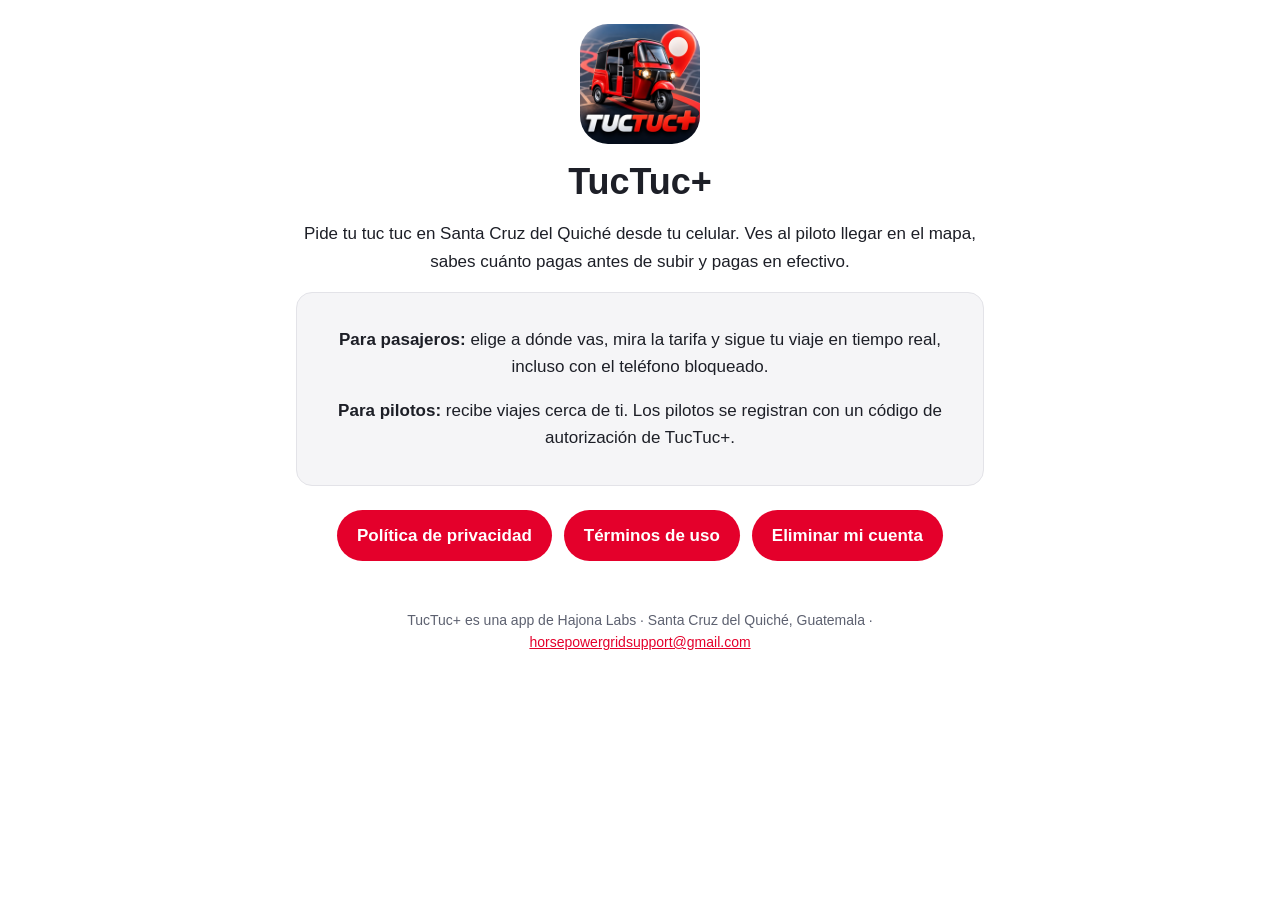
<file: index.html>
<!doctype html>
<html lang="es">
<head>
  <meta charset="utf-8">
  <meta name="viewport" content="width=device-width, initial-scale=1">
  <title>TucTuc+</title>
  <meta name="description" content="Pide tu tuc tuc en Santa Cruz del Quiché desde tu celular.">
  <link rel="icon" href="icono.png">
  <link rel="stylesheet" href="estilo.css">
</head>
<body>
  <main class="portada">
    <img src="icono.png" alt="Ícono de TucTuc+">
    <h1>TucTuc+</h1>
    <p>Pide tu tuc tuc en Santa Cruz del Quiché desde tu celular. Ves al piloto llegar en el mapa,
      sabes cuánto pagas antes de subir y pagas en efectivo.</p>

    <div class="tarjeta">
      <p><strong>Para pasajeros:</strong> elige a dónde vas, mira la tarifa y sigue tu viaje en tiempo real,
        incluso con el teléfono bloqueado.</p>
      <p><strong>Para pilotos:</strong> recibe viajes cerca de ti. Los pilotos se registran con un código de
        autorización de TucTuc+.</p>
    </div>

    <div class="enlaces">
      <a href="privacidad.html">Política de privacidad</a>
      <a href="terminos.html">Términos de uso</a>
      <a href="privacidad.html#eliminar-cuenta">Eliminar mi cuenta</a>
    </div>

    <footer>
      TucTuc+ es una app de Hajona Labs · Santa Cruz del Quiché, Guatemala ·
      <a href="mailto:horsepowergridsupport@gmail.com">horsepowergridsupport@gmail.com</a>
    </footer>
  </main>
</body>
</html>
</file>
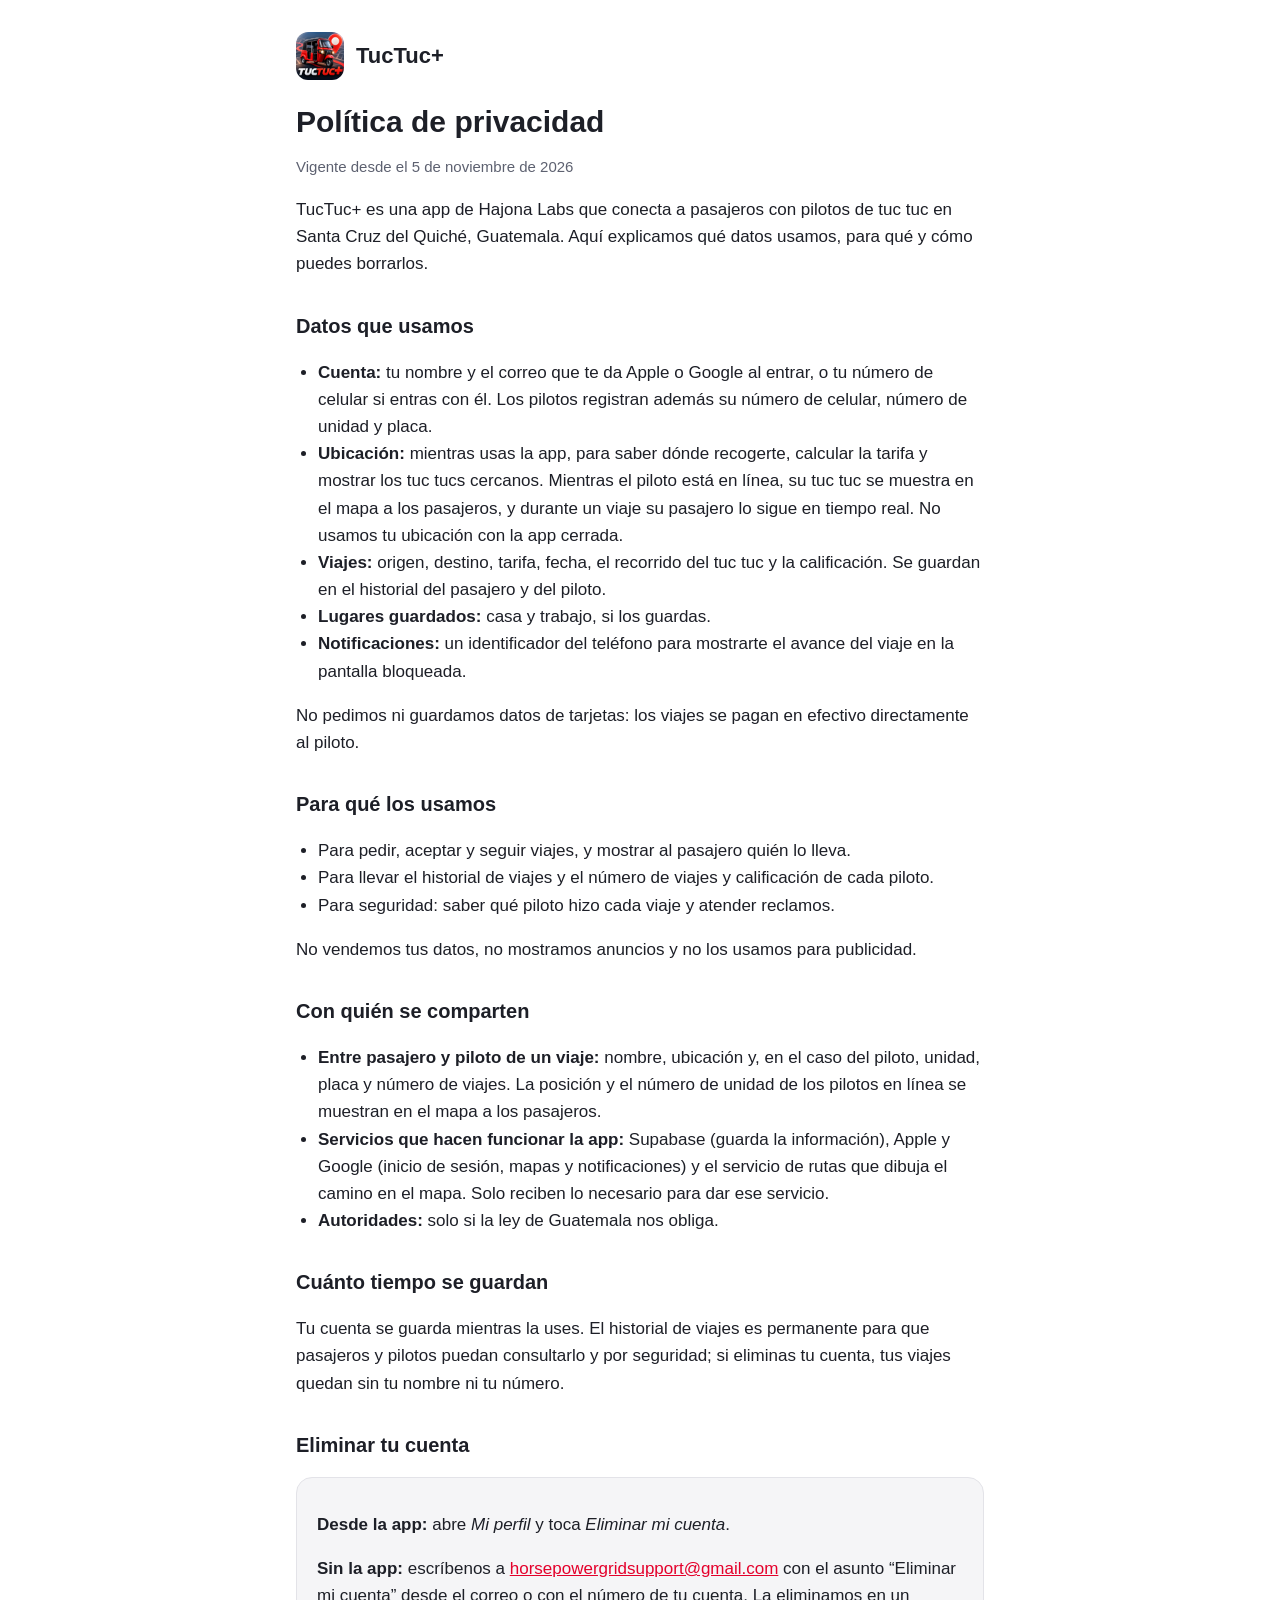
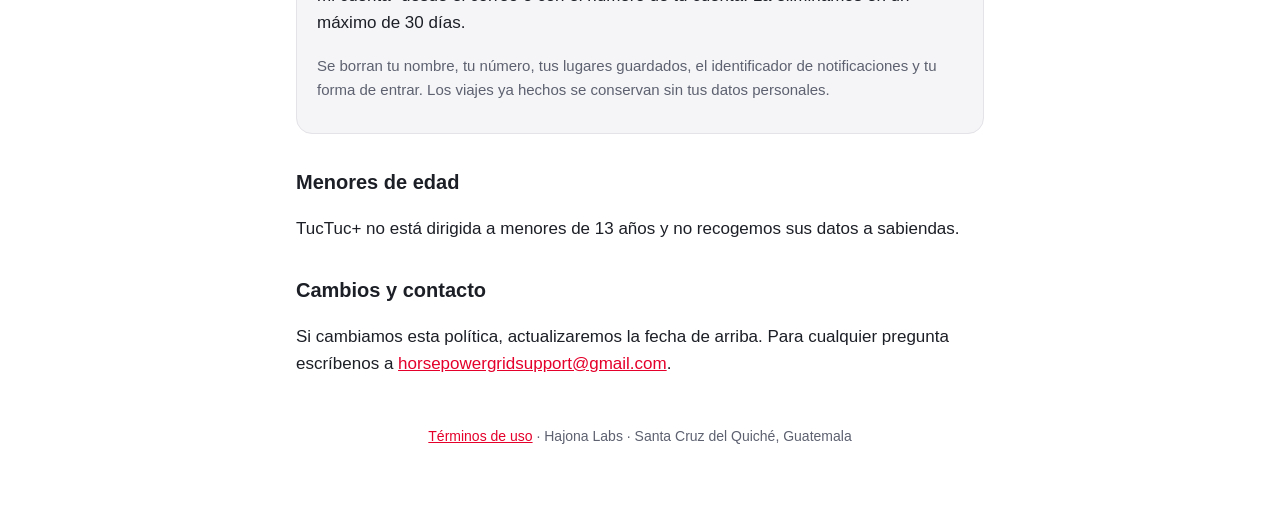
<file: privacidad.html>
<!doctype html>
<html lang="es">
<head>
  <meta charset="utf-8">
  <meta name="viewport" content="width=device-width, initial-scale=1">
  <title>Privacidad TucTuc+</title>
  <link rel="icon" href="icono.png">
  <link rel="stylesheet" href="estilo.css">
</head>
<body>
  <main>
    <header><img src="icono.png" alt=""><a href="./">TucTuc+</a></header>
    <h1>Política de privacidad</h1>
    <p class="fecha">Vigente desde el 5 de noviembre de 2026</p>

    <p>TucTuc+ es una app de Hajona Labs que conecta a pasajeros con pilotos de tuc tuc en Santa Cruz del
      Quiché, Guatemala. Aquí explicamos qué datos usamos, para qué y cómo puedes borrarlos.</p>

    <h2>Datos que usamos</h2>
    <ul>
      <li><strong>Cuenta:</strong> tu nombre y el correo que te da Apple o Google al entrar, o tu número de
        celular si entras con él. Los pilotos registran además su número de celular, número de unidad y placa.</li>
      <li><strong>Ubicación:</strong> mientras usas la app, para saber dónde recogerte, calcular la tarifa y
        mostrar los tuc tucs cercanos. Mientras el piloto está en línea, su
        tuc tuc se muestra en el mapa a los pasajeros, y durante un viaje su pasajero lo sigue en tiempo real. No usamos tu ubicación con la app cerrada.</li>
      <li><strong>Viajes:</strong> origen, destino, tarifa, fecha, el recorrido del tuc tuc y la calificación.
        Se guardan en el historial del pasajero y del piloto.</li>
      <li><strong>Lugares guardados:</strong> casa y trabajo, si los guardas.</li>
      <li><strong>Notificaciones:</strong> un identificador del teléfono para mostrarte el avance del viaje
        en la pantalla bloqueada.</li>
    </ul>
    <p>No pedimos ni guardamos datos de tarjetas: los viajes se pagan en efectivo directamente al piloto.</p>

    <h2>Para qué los usamos</h2>
    <ul>
      <li>Para pedir, aceptar y seguir viajes, y mostrar al pasajero quién lo lleva.</li>
      <li>Para llevar el historial de viajes y el número de viajes y calificación de cada piloto.</li>
      <li>Para seguridad: saber qué piloto hizo cada viaje y atender reclamos.</li>
    </ul>
    <p>No vendemos tus datos, no mostramos anuncios y no los usamos para publicidad.</p>

    <h2>Con quién se comparten</h2>
    <ul>
      <li><strong>Entre pasajero y piloto de un viaje:</strong> nombre, ubicación y, en el caso del piloto,
        unidad, placa y número de viajes. La posición y el número de unidad de los pilotos en línea se
        muestran en el mapa a los pasajeros.</li>
      <li><strong>Servicios que hacen funcionar la app:</strong> Supabase (guarda la información), Apple y
        Google (inicio de sesión, mapas y notificaciones) y el servicio de rutas que dibuja el camino en el mapa.
        Solo reciben lo necesario para dar ese servicio.</li>
      <li><strong>Autoridades:</strong> solo si la ley de Guatemala nos obliga.</li>
    </ul>

    <h2>Cuánto tiempo se guardan</h2>
    <p>Tu cuenta se guarda mientras la uses. El historial de viajes es permanente para que pasajeros y pilotos
      puedan consultarlo y por seguridad; si eliminas tu cuenta, tus viajes quedan sin tu nombre ni tu número.</p>

    <h2 id="eliminar-cuenta">Eliminar tu cuenta</h2>
    <div class="tarjeta">
      <p><strong>Desde la app:</strong> abre <em>Mi perfil</em> y toca <em>Eliminar mi cuenta</em>.</p>
      <p><strong>Sin la app:</strong> escríbenos a
        <a href="mailto:horsepowergridsupport@gmail.com?subject=Eliminar%20mi%20cuenta%20de%20TucTuc%2B">horsepowergridsupport@gmail.com</a>
        con el asunto “Eliminar mi cuenta” desde el correo o con el número de tu cuenta. La eliminamos en un
        máximo de 30 días.</p>
      <p class="nota">Se borran tu nombre, tu número, tus lugares guardados, el identificador de notificaciones
        y tu forma de entrar. Los viajes ya hechos se conservan sin tus datos personales.</p>
    </div>

    <h2>Menores de edad</h2>
    <p>TucTuc+ no está dirigida a menores de 13 años y no recogemos sus datos a sabiendas.</p>

    <h2>Cambios y contacto</h2>
    <p>Si cambiamos esta política, actualizaremos la fecha de arriba. Para cualquier pregunta escríbenos a
      <a href="mailto:horsepowergridsupport@gmail.com">horsepowergridsupport@gmail.com</a>.</p>

    <footer><a href="terminos.html">Términos de uso</a> · Hajona Labs · Santa Cruz del Quiché, Guatemala</footer>
  </main>
</body>
</html>
</file>
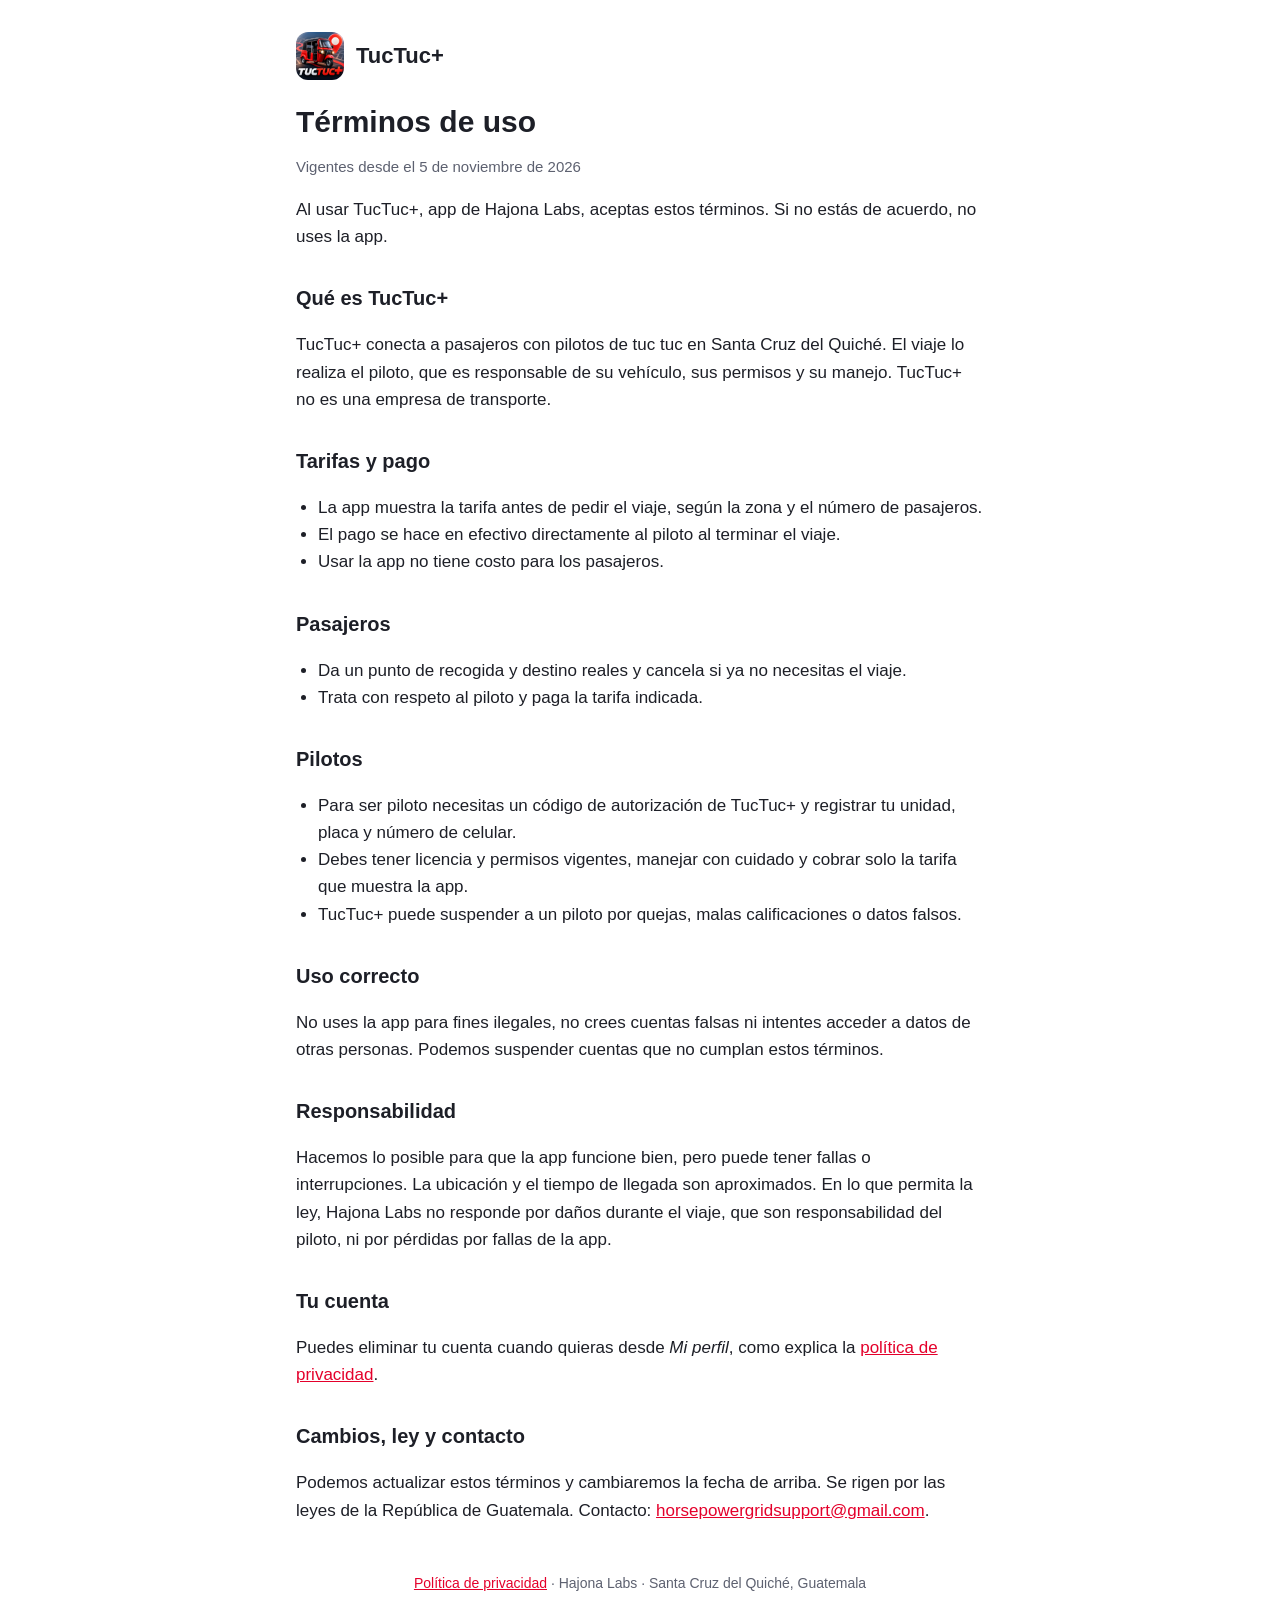
<file: terminos.html>
<!doctype html>
<html lang="es">
<head>
  <meta charset="utf-8">
  <meta name="viewport" content="width=device-width, initial-scale=1">
  <title>Términos TucTuc+</title>
  <link rel="icon" href="icono.png">
  <link rel="stylesheet" href="estilo.css">
</head>
<body>
  <main>
    <header><img src="icono.png" alt=""><a href="./">TucTuc+</a></header>
    <h1>Términos de uso</h1>
    <p class="fecha">Vigentes desde el 5 de noviembre de 2026</p>

    <p>Al usar TucTuc+, app de Hajona Labs, aceptas estos términos. Si no estás de acuerdo, no uses la app.</p>

    <h2>Qué es TucTuc+</h2>
    <p>TucTuc+ conecta a pasajeros con pilotos de tuc tuc en Santa Cruz del Quiché. El viaje lo realiza el
      piloto, que es responsable de su vehículo, sus permisos y su manejo. TucTuc+ no es una empresa de
      transporte.</p>

    <h2>Tarifas y pago</h2>
    <ul>
      <li>La app muestra la tarifa antes de pedir el viaje, según la zona y el número de pasajeros.</li>
      <li>El pago se hace en efectivo directamente al piloto al terminar el viaje.</li>
      <li>Usar la app no tiene costo para los pasajeros.</li>
    </ul>

    <h2>Pasajeros</h2>
    <ul>
      <li>Da un punto de recogida y destino reales y cancela si ya no necesitas el viaje.</li>
      <li>Trata con respeto al piloto y paga la tarifa indicada.</li>
    </ul>

    <h2>Pilotos</h2>
    <ul>
      <li>Para ser piloto necesitas un código de autorización de TucTuc+ y registrar tu unidad, placa y número de celular.</li>
      <li>Debes tener licencia y permisos vigentes, manejar con cuidado y cobrar solo la tarifa que muestra la app.</li>
      <li>TucTuc+ puede suspender a un piloto por quejas, malas calificaciones o datos falsos.</li>
    </ul>

    <h2>Uso correcto</h2>
    <p>No uses la app para fines ilegales, no crees cuentas falsas ni intentes acceder a datos de otras
      personas. Podemos suspender cuentas que no cumplan estos términos.</p>

    <h2>Responsabilidad</h2>
    <p>Hacemos lo posible para que la app funcione bien, pero puede tener fallas o interrupciones. La
      ubicación y el tiempo de llegada son aproximados. En lo que permita la ley, Hajona Labs no responde por
      daños durante el viaje, que son responsabilidad del piloto, ni por pérdidas por fallas de la app.</p>

    <h2>Tu cuenta</h2>
    <p>Puedes eliminar tu cuenta cuando quieras desde <em>Mi perfil</em>, como explica la
      <a href="privacidad.html#eliminar-cuenta">política de privacidad</a>.</p>

    <h2>Cambios, ley y contacto</h2>
    <p>Podemos actualizar estos términos y cambiaremos la fecha de arriba. Se rigen por las leyes de la
      República de Guatemala. Contacto:
      <a href="mailto:horsepowergridsupport@gmail.com">horsepowergridsupport@gmail.com</a>.</p>

    <footer><a href="privacidad.html">Política de privacidad</a> · Hajona Labs · Santa Cruz del Quiché, Guatemala</footer>
  </main>
</body>
</html>
</file>
<file: estilo.css>
:root {
  --marca: #e4002b;
  --texto: #1d1f27;
  --suave: #5d6170;
  --fondo: #ffffff;
  --tarjeta: #f5f5f7;
  --borde: #e3e3e8;
}
@media (prefers-color-scheme: dark) {
  :root {
    --texto: #f2f2f5;
    --suave: #a9acb8;
    --fondo: #15171e;
    --tarjeta: #202431;
    --borde: #2e3342;
  }
}
* { box-sizing: border-box; }
body {
  margin: 0;
  background: var(--fondo);
  color: var(--texto);
  font: 17px/1.6 -apple-system, BlinkMacSystemFont, "Segoe UI", Roboto, sans-serif;
}
main { max-width: 720px; margin: 0 auto; padding: 32px 16px 64px; }
header { display: flex; align-items: center; gap: 12px; margin-bottom: 24px; }
header img { width: 48px; height: 48px; border-radius: 12px; }
header a { color: inherit; text-decoration: none; font-weight: 800; font-size: 22px; }
h1 { font-size: 30px; line-height: 1.2; margin: 8px 0 4px; }
h2 { font-size: 20px; margin: 32px 0 8px; }
p, li { color: var(--texto); }
.fecha, .nota { color: var(--suave); font-size: 15px; }
a { color: var(--marca); }
ul { padding-left: 22px; }
.tarjeta {
  background: var(--tarjeta);
  border: 1px solid var(--borde);
  border-radius: 16px;
  padding: 16px 20px;
  margin: 16px 0;
}
.portada { text-align: center; padding-top: 24px; }
.portada img { width: 120px; height: 120px; border-radius: 28px; }
.portada h1 { font-size: 36px; }
.enlaces { display: flex; flex-wrap: wrap; gap: 12px; justify-content: center; margin-top: 24px; }
.enlaces a {
  background: var(--marca);
  color: #fff;
  text-decoration: none;
  font-weight: 700;
  padding: 12px 20px;
  border-radius: 999px;
}
footer { margin-top: 48px; color: var(--suave); font-size: 14px; text-align: center; }
</file>
